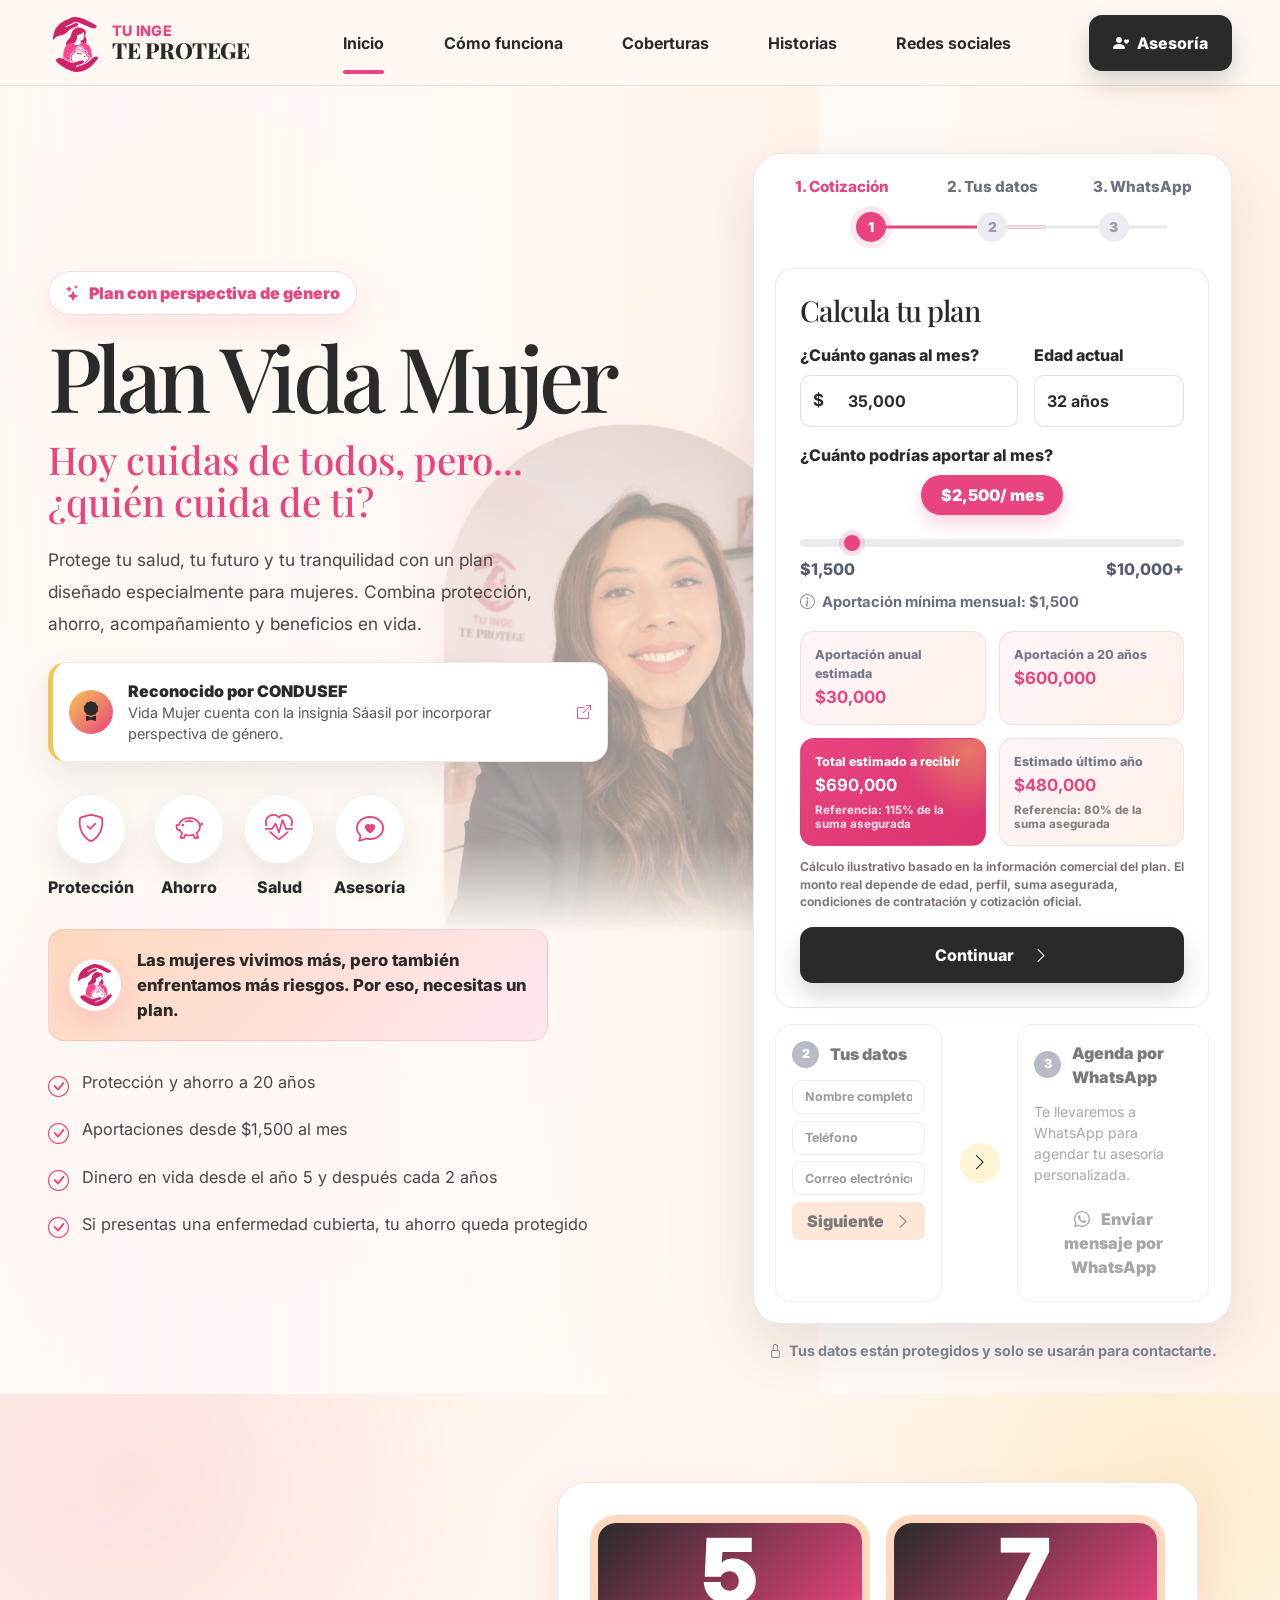
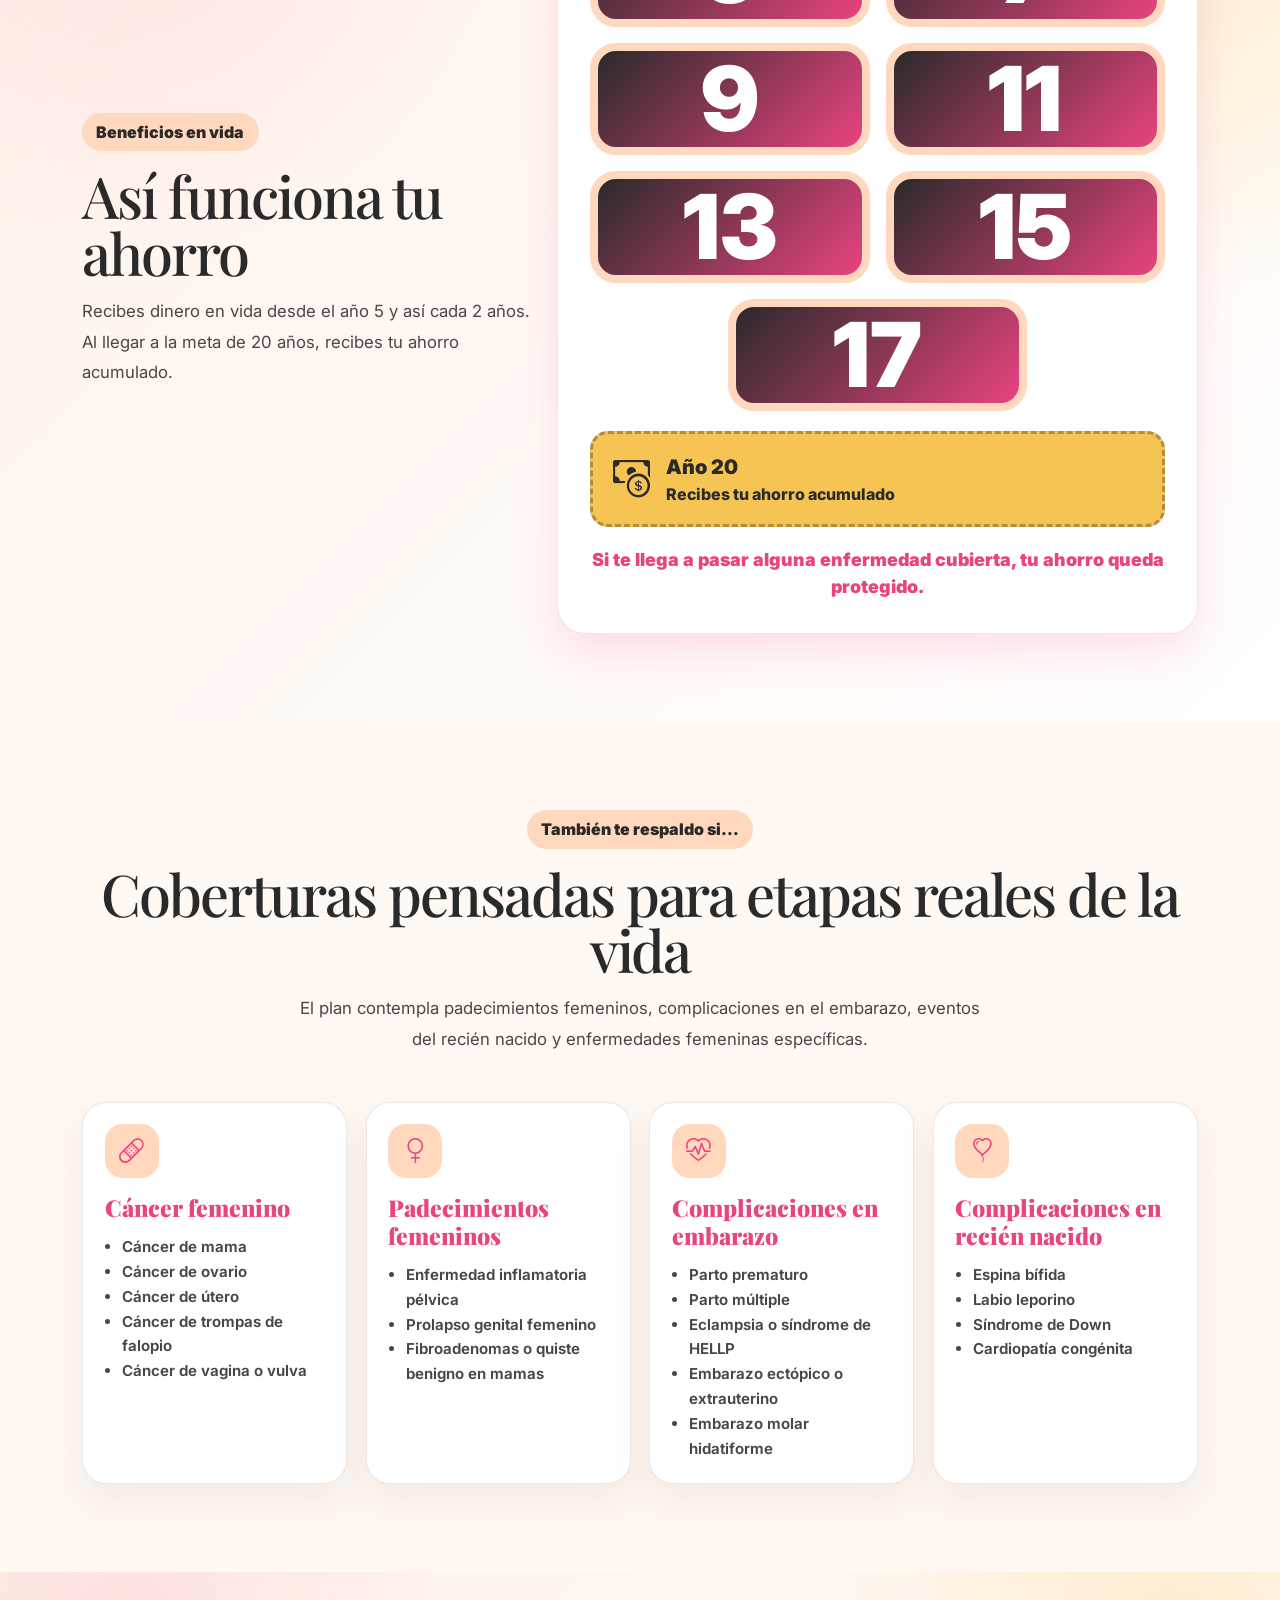
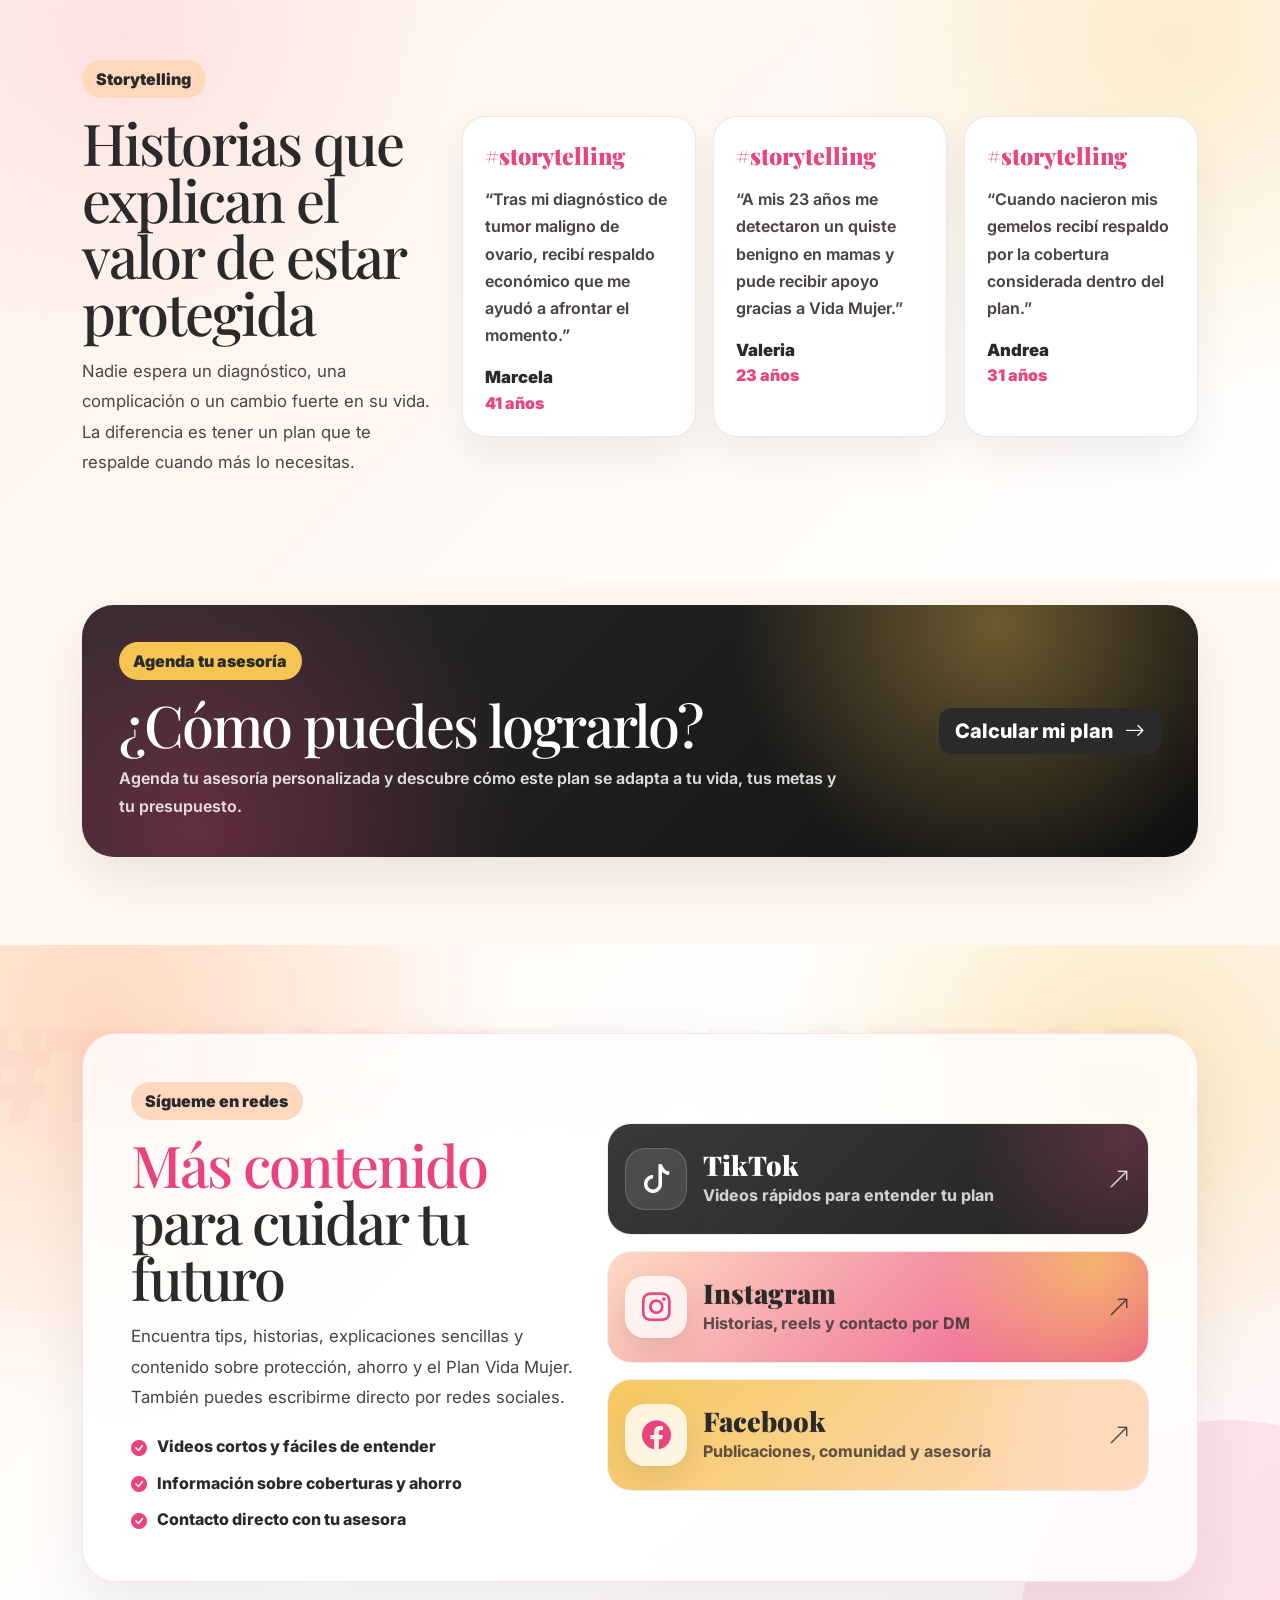
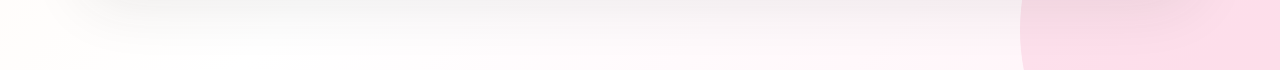
<file: index.html>
<!doctype html>
<html lang="es">

<head>
  <meta charset="utf-8" />
  <meta name="viewport" content="width=device-width, initial-scale=1" />
  <title>Tu Inge Te Protege | Vida Mujer</title>

  <!-- Bootstrap -->
  <link href="https://cdn.jsdelivr.net/npm/bootstrap@5.3.3/dist/css/bootstrap.min.css" rel="stylesheet">
  <link href="https://cdn.jsdelivr.net/npm/bootstrap-icons@1.11.3/font/bootstrap-icons.css" rel="stylesheet">

  <!-- Google Fonts -->
  <link rel="preconnect" href="https://fonts.googleapis.com">
  <link rel="preconnect" href="https://fonts.gstatic.com" crossorigin>
  <link
    href="https://fonts.googleapis.com/css2?family=Inter:wght@400;500;600;700;800;900&family=Playfair+Display:wght@700;800;900&display=swap"
    rel="stylesheet">

  <!-- CSS propio -->
  <link rel="stylesheet" href="styles.css">
</head>

<body>
  <nav class="navbar navbar-expand-lg sticky-top">
    <div class="container-fluid px-3 px-md-5">
      <a class="navbar-brand" href="#inicio" aria-label="Tu Inge Te Protege">
        <span class="brand-mark">
          <img src="sources/images/logo.svg" alt="Logo Tu Inge Te Protege" class="brand-logo">
        </span>

        <span>
          <span class="brand-medium">Tu inge</span>
          <span class="brand-title">TE PROTEGE</span>
        </span>
      </a>

      <button class="navbar-toggler border-0" type="button" data-bs-toggle="collapse" data-bs-target="#mainNav"
        aria-label="Abrir menú">
        <span class="navbar-toggler-icon"></span>
      </button>

      <div class="collapse navbar-collapse" id="mainNav">
        <ul class="navbar-nav mx-auto mb-3 mb-lg-0 gap-lg-4">
          <li class="nav-item"><a class="nav-link active" href="#inicio">Inicio</a></li>
          <li class="nav-item"><a class="nav-link" href="#beneficios-detalle">Cómo funciona</a></li>
          <li class="nav-item"><a class="nav-link" href="#coberturas">Coberturas</a></li>
          <li class="nav-item"><a class="nav-link" href="#historias">Historias</a></li>
          <li class="nav-item"><a class="nav-link" href="#redes-sociales">Redes sociales</a></li>
        </ul>

        <a class="btn btn-navy px-4 py-3" href="#cotizador">
          <i class="bi bi-person-heart me-2"></i>Asesoría
        </a>
      </div>
    </div>
  </nav>

  <main id="inicio" class="hero">
    <div class="container-fluid px-3 px-md-5">
      <div class="row align-items-center g-4">
        <section class="col-lg-6 col-xl-6">
          <div class="eyebrow">
            <i class="bi bi-stars"></i>
            Plan con perspectiva de género
          </div>

          <h1 class="hero-title">Plan Vida Mujer</h1>

          <h2 class="hero-subtitle">
            Hoy cuidas de todos, pero... ¿quién cuida de ti?
          </h2>

          <p class="hero-copy">
            Protege tu salud, tu futuro y tu tranquilidad con un plan diseñado especialmente para mujeres.
            Combina protección, ahorro, acompañamiento y beneficios en vida.
          </p>

          <div class="condusef-strip">
            <div class="condusef-icon">
              <i class="bi bi-award-fill"></i>
            </div>

            <div>
              <strong>Reconocido por CONDUSEF</strong>
              <span>
                Vida Mujer cuenta con la insignia Sáasil por incorporar perspectiva de género.
              </span>
            </div>

            <a href="https://www.condusef.gob.mx/?p=contenido&idc=2778&idcat=1" target="_blank"
              rel="noopener noreferrer">
              <i class="bi bi-box-arrow-up-right"></i>
            </a>
          </div>

          <div id="beneficios" class="benefit-icons">
            <div class="benefit-item">
              <div class="benefit-bubble"><i class="bi bi-shield-check"></i></div>
              Protección
            </div>

            <div class="benefit-item">
              <div class="benefit-bubble"><i class="bi bi-piggy-bank"></i></div>
              Ahorro
            </div>

            <div class="benefit-item">
              <div class="benefit-bubble"><i class="bi bi-heart-pulse"></i></div>
              Salud
            </div>

            <div class="benefit-item">
              <div class="benefit-bubble"><i class="bi bi-chat-heart"></i></div>
              Asesoría
            </div>
          </div>

          <div class="callout">
            <span class="callout-logo">
              <img src="sources/images/logo.svg" alt="Logo Tu Inge Te Protege">
            </span>

            <span>
              Las mujeres vivimos más, pero también enfrentamos más riesgos.
              Por eso, necesitas un plan.
            </span>
          </div>

          <div id="producto" class="check-list">
            <span><i class="bi bi-check-circle"></i>Protección y ahorro a 20 años</span>
            <span><i class="bi bi-check-circle"></i>Aportaciones desde $1,500 al mes</span>
            <span><i class="bi bi-check-circle"></i>Dinero en vida desde el año 5 y después cada 2 años</span>
            <span><i class="bi bi-check-circle"></i>Si presentas una enfermedad cubierta, tu ahorro queda
              protegido</span>
          </div>
        </section>

        <div class="hero-person" aria-hidden="true">
          <img src="sources/images/asesora-hero.png" alt="Asesora Vida Mujer" class="hero-person-img">
        </div>

        <section class="col-lg-6 col-xl-5 offset-xl-1" id="cotizador">
          <div class="quote-shell">
            <div id="como-funciona" class="steps-head text-center">
              <div class="step-title active">1. Cotización</div>
              <div class="step-title">2. Tus datos</div>
              <div class="step-title">3. WhatsApp</div>
            </div>

            <div class="progress-steps">
              <div class="step-dot active">1</div>
              <div class="step-dot">2</div>
              <div class="step-dot">3</div>
            </div>

            <div class="calculator-card">
              <h3 class="section-title">Calcula tu plan</h3>

              <div class="row g-3 mb-3">
                <div class="col-md-7">
                  <label class="form-label" for="income">¿Cuánto ganas al mes?</label>

                  <div class="input-group">
                    <span class="input-group-text">$</span>
                    <input id="income" type="text" class="form-control" value="35,000" inputmode="numeric">
                  </div>
                </div>

                <div class="col-md-5">
                  <label class="form-label" for="age">Edad actual</label>
                  <input id="age" type="text" class="form-control" value="32 años">
                </div>
              </div>

              <label class="form-label d-block" for="contribution">
                ¿Cuánto podrías aportar al mes?
              </label>

              <div class="text-center">
                <span class="amount-pill">
                  <span id="amountText">$2,500</span> / mes
                </span>
              </div>

              <div class="range-wrap">
                <input id="contribution" class="form-range" type="range" min="1500" max="10000" step="100" value="2500">

                <div class="range-labels">
                  <span>$1,500</span>
                  <span>$10,000+</span>
                </div>

                <div class="mini-note">
                  <i class="bi bi-info-circle me-1"></i>
                  Aportación mínima mensual: $1,500
                </div>
              </div>

              <div class="estimate-box estimate-box-large">
  <div>
    <span>Aportación anual estimada</span>
    <strong id="annualAmount">$30,000</strong>
  </div>

  <div>
    <span>Aportación a 20 años</span>
    <strong id="totalAmount">$600,000</strong>
  </div>

  <div class="estimate-highlight">
    <span>Total estimado a recibir</span>
    <strong id="expectedAmount">$690,000</strong>
    <small>Referencia: 115% de la suma asegurada</small>
  </div>

  <div>
    <span>Estimado último año</span>
    <strong id="finalYearAmount">$480,000</strong>
    <small>Referencia: 80% de la suma asegurada</small>
  </div>
</div>

<p class="estimate-disclaimer">
  Cálculo ilustrativo basado en la información comercial del plan. El monto real depende de edad,
  perfil, suma asegurada, condiciones de contratación y cotización oficial.
</p>

              <button id="continueBtn" class="btn btn-navy w-100 py-3 mt-3">
                Continuar <i class="bi bi-chevron-right ms-3"></i>
              </button>
            </div>

            <div class="wizard-panels">
              <div class="mini-panel disabled" id="dataPanel">
                <div class="panel-head">
                  <span class="small-dot">2</span>Tus datos
                </div>

                <input id="name" class="form-control" placeholder="Nombre completo">
                <input id="phone" class="form-control" placeholder="Teléfono" inputmode="tel">
                <input id="email" class="form-control" placeholder="Correo electrónico" inputmode="email">

                <button id="nextBtn" class="btn btn-muted w-100">
                  Siguiente <i class="bi bi-chevron-right ms-2"></i>
                </button>
              </div>

              <div class="next-orb">
                <i class="bi bi-chevron-right"></i>
              </div>

              <div class="mini-panel disabled" id="contacto">
                <div class="panel-head">
                  <span class="small-dot">3</span>Agenda por WhatsApp
                </div>

                <p class="text-secondary small mb-3">
                  Te llevaremos a WhatsApp para agendar tu asesoría personalizada.
                </p>

                <button id="whatsBtn" class="btn btn-whatsapp w-100" disabled>
                  <i class="bi bi-whatsapp me-2"></i>
                  Enviar mensaje por WhatsApp
                </button>
              </div>
            </div>
          </div>

          <div class="secure-note">
            <i class="bi bi-lock me-1"></i>
            Tus datos están protegidos y solo se usarán para contactarte.
          </div>
        </section>
      </div>
    </div>
  </main>

  <section class="section section-soft" id="beneficios-detalle">
    <div class="container">
      <div class="row align-items-center g-4">
        <div class="col-lg-5">
          <span class="section-kicker">Beneficios en vida</span>
          <h2 class="section-heading">Así funciona tu ahorro</h2>
          <p class="section-copy">
            Recibes dinero en vida desde el año 5 y así cada 2 años.
            Al llegar a la meta de 20 años, recibes tu ahorro acumulado.
          </p>
        </div>

        <div class="col-lg-7">
          <div class="timeline-card">
            <div class="timeline-grid">
              <div class="timeline-year">5</div>
              <div class="timeline-year">7</div>
              <div class="timeline-year">9</div>
              <div class="timeline-year">11</div>
              <div class="timeline-year">13</div>
              <div class="timeline-year">15</div>
              <div class="timeline-year timeline-year-final">17</div>
            </div>

            <div class="final-year">
              <i class="bi bi-cash-coin"></i>
              <div>
                <strong>Año 20</strong>
                <span>Recibes tu ahorro acumulado</span>
              </div>
            </div>

            <p class="timeline-note">
              Si te llega a pasar alguna enfermedad cubierta, tu ahorro queda protegido.
            </p>
          </div>
        </div>
      </div>
    </div>
  </section>

  <section class="section" id="coberturas">
    <div class="container">
      <div class="text-center mb-5">
        <span class="section-kicker">También te respaldo si...</span>
        <h2 class="section-heading">Coberturas pensadas para etapas reales de la vida</h2>
        <p class="section-copy mx-auto">
          El plan contempla padecimientos femeninos, complicaciones en el embarazo,
          eventos del recién nacido y enfermedades femeninas específicas.
        </p>
      </div>

      <div class="coverage-grid">
        <article class="coverage-card">
          <div class="coverage-icon"><i class="bi bi-bandaid"></i></div>
          <h3>Cáncer femenino</h3>
          <ul>
            <li>Cáncer de mama</li>
            <li>Cáncer de ovario</li>
            <li>Cáncer de útero</li>
            <li>Cáncer de trompas de falopio</li>
            <li>Cáncer de vagina o vulva</li>
          </ul>
        </article>

        <article class="coverage-card">
          <div class="coverage-icon"><i class="bi bi-gender-female"></i></div>
          <h3>Padecimientos femeninos</h3>
          <ul>
            <li>Enfermedad inflamatoria pélvica</li>
            <li>Prolapso genital femenino</li>
            <li>Fibroadenomas o quiste benigno en mamas</li>
          </ul>
        </article>

        <article class="coverage-card">
          <div class="coverage-icon"><i class="bi bi-heart-pulse"></i></div>
          <h3>Complicaciones en embarazo</h3>
          <ul>
            <li>Parto prematuro</li>
            <li>Parto múltiple</li>
            <li>Eclampsia o síndrome de HELLP</li>
            <li>Embarazo ectópico o extrauterino</li>
            <li>Embarazo molar hidatiforme</li>
          </ul>
        </article>

        <article class="coverage-card">
          <div class="coverage-icon"><i class="bi bi-balloon-heart"></i></div>
          <h3>Complicaciones en recién nacido</h3>
          <ul>
            <li>Espina bífida</li>
            <li>Labio leporino</li>
            <li>Síndrome de Down</li>
            <li>Cardiopatía congénita</li>
          </ul>
        </article>
      </div>
    </div>
  </section>

  <section class="section section-soft" id="historias">
    <div class="container">
      <div class="row g-4 align-items-center">
        <div class="col-lg-4">
          <span class="section-kicker">Storytelling</span>
          <h2 class="section-heading">Historias que explican el valor de estar protegida</h2>
          <p class="section-copy">
            Nadie espera un diagnóstico, una complicación o un cambio fuerte en su vida.
            La diferencia es tener un plan que te respalde cuando más lo necesitas.
          </p>
        </div>

        <div class="col-lg-8">
          <div class="story-grid">
            <article class="story-card">
              <p>
                “Tras mi diagnóstico de tumor maligno de ovario, recibí respaldo económico
                que me ayudó a afrontar el momento.”
              </p>
              <strong>Marcela</strong>
              <span>41 años</span>
            </article>

            <article class="story-card">
              <p>
                “A mis 23 años me detectaron un quiste benigno en mamas y pude recibir apoyo
                gracias a Vida Mujer.”
              </p>
              <strong>Valeria</strong>
              <span>23 años</span>
            </article>

            <article class="story-card">
              <p>
                “Cuando nacieron mis gemelos recibí respaldo por la cobertura considerada
                dentro del plan.”
              </p>
              <strong>Andrea</strong>
              <span>31 años</span>
            </article>
          </div>
        </div>
      </div>
    </div>
  </section>

  <section class="section cta-section">
    <div class="container">
      <div class="cta-card">
        <div>
          <span class="section-kicker">Agenda tu asesoría</span>
          <h2 class="section-heading">¿Cómo puedes lograrlo?</h2>
          <p>
            Agenda tu asesoría personalizada y descubre cómo este plan se adapta a tu vida,
            tus metas y tu presupuesto.
          </p>
        </div>

        <a class="btn btn-navy btn-lg" href="#cotizador">
          Calcular mi plan <i class="bi bi-arrow-right ms-2"></i>
        </a>
      </div>
    </div>
  </section>

  <section class="section social-section" id="redes-sociales">
    <div class="container">
      <div class="social-wrapper">
        <div class="social-content">
          <span class="section-kicker social-kicker">Sígueme en redes</span>

          <h2 class="section-heading social-heading">
            Más contenido para cuidar tu futuro
          </h2>

          <p class="section-copy social-copy">
            Encuentra tips, historias, explicaciones sencillas y contenido sobre protección,
            ahorro y el Plan Vida Mujer. También puedes escribirme directo por redes sociales.
          </p>

          <div class="social-mini-list">
            <span><i class="bi bi-check-circle-fill"></i> Videos cortos y fáciles de entender</span>
            <span><i class="bi bi-check-circle-fill"></i> Información sobre coberturas y ahorro</span>
            <span><i class="bi bi-check-circle-fill"></i> Contacto directo con tu asesora</span>
          </div>
        </div>

        <div class="social-cards">
          <a class="social-card social-tiktok"
            href="https://www.tiktok.com/@tuinge.teprotege?_r=1&_d=ehii9a8m6ic381&sec_uid=MS4wLjABAAAA0E1pdGYAO0eQSAYhyTS8nOe3n_myp7FoPx5H2xJVmABphgu803euk_3Cbj00tlfm&share_author_id=7553027711792481298&sharer_language=es&source=h5_m&u_code=emf2c3h7g0g2a2&item_author_type=1&utm_source=whatsapp&tt_from=whatsapp&enable_checksum=1&utm_medium=ios&share_link_id=88ECA030-DECB-46A0-8994-44A90AEB6CC6&user_id=7553027711792481298&sec_user_id=MS4wLjABAAAA0E1pdGYAO0eQSAYhyTS8nOe3n_myp7FoPx5H2xJVmABphgu803euk_3Cbj00tlfm&social_share_type=5&ug_btm=b8727,b0&utm_campaign=client_share&share_app_id=1233"
            target="_blank" rel="noopener noreferrer">
            <div class="social-icon">
              <i class="bi bi-tiktok"></i>
            </div>

            <div>
              <strong>TikTok</strong>
              <span>Videos rápidos para entender tu plan</span>
            </div>

            <i class="bi bi-arrow-up-right social-arrow"></i>
          </a>

          <a class="social-card social-instagram" href="https://www.instagram.com/tuinge.teprotege?utm_source=qr"
            target="_blank" rel="noopener noreferrer">
            <div class="social-icon">
              <i class="bi bi-instagram"></i>
            </div>

            <div>
              <strong>Instagram</strong>
              <span>Historias, reels y contacto por DM</span>
            </div>

            <i class="bi bi-arrow-up-right social-arrow"></i>
          </a>

          <a class="social-card social-facebook" href="https://www.facebook.com/share/18XMGquM7o/?mibextid=wwXIfr"
            target="_blank" rel="noopener noreferrer">
            <div class="social-icon">
              <i class="bi bi-facebook"></i>
            </div>

            <div>
              <strong>Facebook</strong>
              <span>Publicaciones, comunidad y asesoría</span>
            </div>

            <i class="bi bi-arrow-up-right social-arrow"></i>
          </a>
        </div>
      </div>
    </div>
  </section>

  <div id="toast" class="toast-custom alert alert-danger shadow-sm mb-0" role="alert"></div>

  <!-- Bootstrap JS -->
  <script src="https://cdn.jsdelivr.net/npm/bootstrap@5.3.3/dist/js/bootstrap.bundle.min.js"></script>

  <!-- JS propio -->
  <script src="script.js"></script>
</body>

</html>
</file>
<file: styles.css>
:root {
  --navy: #2a2a2a;
  --navy-2: #111111;

  --pink: #e94380;
  --pink-2: #e94380;
  --pink-soft: #ffe5ef;
  --pink-softer: #fff4f8;

  --peach: #ffd8be;
  --peach-soft: #fff2e9;

  --yellow: #f6c453;
  --yellow-soft: #fff4d4;

  --carbon: #2a2a2a;

  --purple: #e94380;
  --orange: #f6c453;
  --teal: #ffd8be;

  --muted: #6c6266;
  --line: rgba(42, 42, 42, .12);
  --bg: #fff8f3;

  --shadow: 0 22px 55px rgba(42, 42, 42, .10);
  --shadow-pink: 0 18px 40px rgba(233, 67, 128, .17);

  --radius-lg: 28px;
  --radius-md: 18px;
}

* {
  box-sizing: border-box;
}

html {
  scroll-behavior: smooth;
}

body {
  font-family: "Inter", system-ui, -apple-system, BlinkMacSystemFont, "Segoe UI", sans-serif;
  color: var(--carbon);
  background:
    radial-gradient(circle at 8% 8%, rgba(255, 216, 190, .55), transparent 28%),
    radial-gradient(circle at 92% 16%, rgba(246, 196, 83, .22), transparent 25%),
    #fff8f3;
  overflow-x: hidden;
}

a {
  text-decoration: none;
}

/* =========================
   NAVBAR
========================= */

.navbar {
  min-height: 86px;
  background: rgba(255, 248, 243, .94);
  backdrop-filter: blur(16px);
  border-bottom: 1px solid rgba(42, 42, 42, .10);
}

.navbar-brand {
  display: flex;
  align-items: center;
  gap: .75rem;
  color: var(--carbon);
  font-weight: 800;
  line-height: 1;
}

.brand-mark {
  width: 52px;
  height: 52px;
  display: grid;
  place-items: center;
}

.brand-logo {
  width: 55px;
  height: 55px;
  object-fit: contain;
  display: block;
}

.brand-medium {
  display: block;
  font-size: .9rem;
  font-weight: 800;
  color: var(--pink);
  letter-spacing: .02em;
  text-transform: uppercase;
  margin-bottom: .08rem;
}

.brand-title {
  display: block;
  font-size: 1.38rem;
  font-family: "Playfair Display", Georgia, serif;
  letter-spacing: -.02em;
  color: var(--carbon);
}

.nav-link {
  position: relative;
  color: var(--carbon) !important;
  font-weight: 700;
  padding-inline: 1.1rem !important;
}

.nav-link.active::after,
.nav-link:hover::after {
  content: "";
  position: absolute;
  left: 1.1rem;
  right: 1.1rem;
  bottom: -.7rem;
  height: 4px;
  border-radius: 999px;
  background: var(--pink);
}

/* =========================
   BOTONES
========================= */

.btn-navy {
  background: var(--carbon);
  color: #fff;
  border: 0;
  border-radius: 13px;
  font-weight: 800;
  box-shadow: 0 12px 24px rgba(42, 42, 42, .18);
}

.btn-navy:hover {
  background: #111;
  color: #fff;
  transform: translateY(-1px);
}

.btn-whatsapp {
  background: var(--pink);
  color: #fff;
  border: 0;
  border-radius: 10px;
  font-weight: 900;
  min-height: 54px;
}

.btn-whatsapp:hover {
  background: #d83270;
  color: #fff;
}

.btn-muted {
  height: 38px;
  border-radius: 8px;
  background: var(--peach);
  color: var(--carbon);
  font-weight: 900;
  border: 0;
}

.btn-muted:hover {
  background: #ffcba9;
  color: var(--carbon);
}

/* =========================
   HERO
========================= */

.hero {
  position: relative;
  min-height: calc(100vh - 86px);
  padding: 4.2rem 0 2rem;
  isolation: isolate;
  overflow: hidden;
}

.hero::before {
  content: "";
  position: absolute;
  inset: 0 auto 0 0;
  width: 64%;
  z-index: -2;
  background:
    linear-gradient(90deg, rgba(255, 248, 243, .96) 0%, rgba(255, 248, 243, .82) 58%, rgba(255, 216, 190, .25) 100%),
    radial-gradient(circle at 20% 80%, rgba(233, 67, 128, .12), transparent 28%),
    radial-gradient(circle at 10% 20%, rgba(246, 196, 83, .16), transparent 26%),
    linear-gradient(135deg, #fff8f3 0%, #fff 100%);
}

.hero::after {
  content: "";
  position: absolute;
  inset: 0;
  z-index: -3;
  background: linear-gradient(90deg, #fff8f3 0%, #fff 42%, #fff2e9 100%);
}

.hero .container-fluid,
.hero .row,
.hero section,
#cotizador,
.quote-shell,
.secure-note {
  position: relative;
  z-index: 2;
}

.eyebrow {
  display: inline-flex;
  align-items: center;
  gap: .5rem;
  background: #fff;
  color: var(--pink);
  font-weight: 900;
  border: 1px solid rgba(233, 67, 128, .18);
  box-shadow: 0 12px 28px rgba(233, 67, 128, .10);
  border-radius: 999px;
  padding: .55rem 1rem;
  margin-bottom: 1.1rem;
}

.hero-title {
  font-family: "Playfair Display", Georgia, serif;
  font-size: clamp(3.2rem, 7vw, 6.4rem);
  line-height: .95;
  letter-spacing: -.055em;
  margin-bottom: 1.25rem;
  color: var(--carbon);
}

.hero-subtitle {
  font-family: "Playfair Display", Georgia, serif;
  color: var(--pink);
  font-size: clamp(1.75rem, 3vw, 2.55rem);
  line-height: 1.1;
  margin-bottom: 1.35rem;
}

.hero-copy {
  color: #4b4547;
  font-size: 1.08rem;
  line-height: 1.85;
  max-width: 520px;
}

/* Imagen de asesora como fondo translúcido */
.hero-person {
  position: absolute;
  top: 250px;
  left: 38%;
  transform: translateX(-18%);
  width: min(33vw, 460px);
  min-width: 280px;
  z-index: 0;
  pointer-events: none;
  opacity: .4;
}

.hero-person::before {
  content: "";
  position: absolute;
  inset: 6% 4% 8% 4%;
  border-radius: 40px;
  background:
    radial-gradient(circle at 50% 35%, rgba(255, 216, 190, .85), rgba(233, 67, 128, .12) 60%, transparent 78%);
  filter: blur(24px);
  z-index: -1;
}

.hero-person-img {
  width: 100%;
  height: auto;
  display: block;
  object-fit: contain;
  filter: saturate(.9) contrast(.96);
  mask-image: linear-gradient(180deg, #000 0%, #000 82%, transparent 100%);
  -webkit-mask-image: linear-gradient(180deg, #000 0%, #000 82%, transparent 100%);
}

/* =========================
   CONDUSEF
========================= */

.condusef-strip {
  display: grid;
  grid-template-columns: auto 1fr auto;
  align-items: center;
  gap: .95rem;
  max-width: 560px;
  background: #fff;
  border: 1px solid rgba(42, 42, 42, .10);
  border-left: 5px solid var(--yellow);
  border-radius: 18px;
  padding: 1rem;
  margin: 1.4rem 0 1.8rem;
  box-shadow: 0 14px 34px rgba(42, 42, 42, .08);
}

.condusef-icon {
  width: 44px;
  height: 44px;
  display: grid;
  place-items: center;
  border-radius: 50%;
  background: linear-gradient(135deg, var(--yellow), var(--pink));
  color: var(--carbon);
  font-size: 1.25rem;
}

.condusef-strip strong,
.condusef-strip span {
  display: block;
}

.condusef-strip strong {
  color: var(--carbon);
  font-weight: 900;
}

.condusef-strip span {
  color: #5d5558;
  font-size: .9rem;
  line-height: 1.45;
}

.condusef-strip a {
  color: var(--pink);
  font-weight: 900;
  white-space: nowrap;
  font-size: .88rem;
}

/* =========================
   BENEFICIOS PRINCIPALES
========================= */

.benefit-icons {
  display: flex;
  gap: 1.25rem;
  flex-wrap: wrap;
  margin: 2rem 0 1.9rem;
}

.benefit-item {
  text-align: center;
  font-weight: 800;
  color: var(--carbon);
}

.benefit-bubble {
  width: 70px;
  height: 70px;
  display: grid;
  place-items: center;
  border-radius: 50%;
  background: #fff;
  color: var(--pink);
  margin: 0 auto .7rem;
  box-shadow: 0 13px 32px rgba(42, 42, 42, .09);
  border: 1px solid rgba(42, 42, 42, .06);
}

.benefit-bubble i {
  font-size: 1.75rem;
}

.callout {
  display: flex;
  align-items: center;
  gap: 1rem;
  max-width: 500px;
  background: linear-gradient(135deg, var(--peach), #ffe7f0);
  border: 1px solid rgba(233, 67, 128, .16);
  border-radius: 16px;
  padding: 1.1rem 1.25rem;
  font-size: 1.04rem;
  font-weight: 800;
  color: var(--carbon);
  margin-bottom: 1.8rem;
}

.callout-logo {
  width: 52px;
  height: 52px;
  display: grid;
  place-items: center;
  border-radius: 50%;
  background: #fff;
  flex: 0 0 auto;
  box-shadow: 0 10px 25px rgba(233, 67, 128, .14);
}

.callout-logo img {
  width: 42px;
  height: 42px;
  object-fit: contain;
}

.check-list {
  display: grid;
  gap: .95rem;
  color: #4b4547;
  font-size: 1.02rem;
}

.check-list span {
  display: flex;
  align-items: flex-start;
  gap: .8rem;
}

.check-list i {
  color: var(--pink);
  font-size: 1.3rem;
  margin-top: .05rem;
}

/* =========================
   COTIZADOR
========================= */

.quote-shell {
  background: #fff;
  border: 1px solid rgba(42, 42, 42, .10);
  border-radius: var(--radius-lg);
  box-shadow: var(--shadow);
  padding: 1.35rem;
}

.steps-head {
  display: grid;
  grid-template-columns: repeat(3, 1fr);
  gap: 1rem;
  margin-bottom: 1.2rem;
  color: #6d7280;
  font-weight: 800;
  font-size: .95rem;
}

.step-title.active {
  color: var(--pink);
}

.progress-steps {
  display: grid;
  grid-template-columns: 1fr 1fr 1fr;
  align-items: center;
  margin: -.35rem 2.2rem 1.6rem;
}

.step-dot {
  width: 30px;
  height: 30px;
  border-radius: 50%;
  background: #ececf3;
  color: #9aa0ad;
  display: grid;
  place-items: center;
  font-weight: 900;
  font-size: .86rem;
  position: relative;
  justify-self: center;
}

.step-dot.active {
  background: var(--pink);
  color: #fff;
  box-shadow: 0 0 0 6px rgba(233, 67, 128, .12);
}

.step-dot:not(:last-child)::after {
  content: "";
  position: absolute;
  left: 100%;
  top: 50%;
  width: calc(100vw / 7.5);
  max-width: 160px;
  height: 3px;
  transform: translateY(-50%);
  background: #e7e7ee;
  z-index: -1;
}

.step-dot.active::after {
  background: var(--pink);
}

.calculator-card {
  border: 1px solid rgba(42, 42, 42, .10);
  border-radius: 18px;
  padding: 1.5rem;
  background: #fff;
}

.section-title,
.section-heading {
  font-family: "Playfair Display", Georgia, serif;
  color: var(--carbon);
  letter-spacing: -.035em;
}

.section-title {
  font-size: 1.8rem;
  margin-bottom: 1rem;
}

.form-label {
  color: var(--carbon);
  font-weight: 800;
  margin-bottom: .45rem;
}

.input-group-text,
.form-control {
  height: 52px;
  border-color: rgba(42, 42, 42, .14);
  font-weight: 700;
  color: var(--carbon);
  background: #fff;
}

.input-group-text {
  border-radius: 10px 0 0 10px;
  color: var(--carbon);
  font-size: 1.05rem;
}

.form-control {
  border-radius: 10px;
}

.input-group .form-control {
  border-left: 0;
  border-radius: 0 10px 10px 0;
}

.amount-pill {
  display: inline-flex;
  align-items: center;
  justify-content: center;
  min-width: 142px;
  border-radius: 999px;
  padding: .48rem 1rem;
  background: var(--pink);
  color: #fff;
  font-weight: 900;
  box-shadow: 0 8px 18px rgba(233, 67, 128, .24);
  margin: .1rem auto .7rem;
}

.range-wrap {
  padding: .3rem 0 .15rem;
}

.form-range::-webkit-slider-thumb {
  background: var(--pink);
  box-shadow: 0 0 0 5px rgba(233, 67, 128, .16);
}

.form-range::-moz-range-thumb {
  background: var(--pink);
  box-shadow: 0 0 0 5px rgba(233, 67, 128, .16);
}

.range-labels {
  display: flex;
  justify-content: space-between;
  color: #555d70;
  font-weight: 800;
  margin-top: -.25rem;
}

.mini-note {
  color: #686f80;
  font-weight: 700;
  margin-top: .65rem;
  font-size: .92rem;
}

.mini-note i {
  color: #808798;
}

.estimate-box {
  display: grid;
  grid-template-columns: 1fr 1fr;
  gap: .85rem;
  margin-top: 1rem;
}

.estimate-box div {
  background: linear-gradient(135deg, #fff4f8, #fff2e9);
  border: 1px solid rgba(233, 67, 128, .13);
  border-radius: 14px;
  padding: .85rem;
}

.estimate-box span {
  display: block;
  color: #73798a;
  font-size: .78rem;
  font-weight: 800;
}

.estimate-box strong {
  display: block;
  color: var(--pink);
  font-size: 1.05rem;
  margin-top: .1rem;
}

/* =========================
   FORMULARIO Y WHATSAPP
========================= */

.wizard-panels {
  display: grid;
  grid-template-columns: 1fr auto 1.15fr;
  gap: 1.1rem;
  margin-top: 1rem;
  align-items: stretch;
}

.mini-panel {
  border: 1px solid rgba(42, 42, 42, .10);
  border-radius: 16px;
  background: #fff;
  padding: 1rem;
  min-height: 176px;
  transition: .25s ease;
}

.mini-panel.disabled {
  opacity: .62;
}

.panel-head {
  display: flex;
  align-items: center;
  gap: .65rem;
  font-weight: 900;
  margin-bottom: .75rem;
}

.small-dot {
  width: 27px;
  height: 27px;
  border-radius: 50%;
  display: grid;
  place-items: center;
  color: #fff;
  background: #8d93a4;
  font-size: .78rem;
  flex: 0 0 auto;
}

.mini-panel:not(.disabled) .small-dot {
  background: var(--pink);
}

.mini-panel .form-control {
  height: 34px;
  font-size: .78rem;
  font-weight: 700;
  margin-bottom: .42rem;
  background: #fff;
}

.next-orb {
  width: 40px;
  height: 40px;
  border-radius: 50%;
  align-self: center;
  display: grid;
  place-items: center;
  background: var(--yellow-soft);
  color: var(--carbon);
  font-size: 1.1rem;
}

.secure-note {
  color: #7c8290;
  font-weight: 700;
  font-size: .9rem;
  text-align: center;
  margin-top: 1rem;
}

/* =========================
   SECCIONES GENERALES
========================= */

.section {
  padding: 5.5rem 0;
}

.section-soft {
  background:
    radial-gradient(circle at 10% 10%, rgba(233, 67, 128, .10), transparent 26%),
    radial-gradient(circle at 92% 12%, rgba(246, 196, 83, .26), transparent 28%),
    linear-gradient(135deg, #fff2e9 0%, #fff 100%);
}

.section-kicker {
  display: inline-flex;
  color: var(--carbon);
  background: var(--peach);
  border-radius: 999px;
  padding: .45rem .9rem;
  font-weight: 900;
  margin-bottom: 1rem;
}

.section-heading {
  font-size: clamp(2.2rem, 4.5vw, 4.5rem);
  line-height: .98;
  margin-bottom: 1rem;
}

.section-copy {
  color: #4b4547;
  line-height: 1.8;
  max-width: 680px;
  font-size: 1.05rem;
}

/* =========================
   TIMELINE AHORRO
========================= */

.timeline-card {
  background: #fff;
  border-radius: 28px;
  padding: 2rem;
  box-shadow: 0 18px 40px rgba(233, 67, 128, .15);
  border: 1px solid rgba(42, 42, 42, .10);
}

.timeline-grid {
  display: grid;
  grid-template-columns: repeat(2, 1fr);
  gap: 1rem;
}

.timeline-year {
  min-height: 112px;
  border-radius: 26px;
  background: linear-gradient(135deg, var(--carbon), var(--pink));
  color: #fff;
  display: grid;
  place-items: center;
  font-size: clamp(3rem, 7vw, 5.6rem);
  font-weight: 900;
  line-height: 1;
  border: 8px solid var(--peach);
}

.timeline-year-final {
  grid-column: 1 / -1;
  justify-self: center;
  width: 52%;
}

.final-year {
  display: flex;
  align-items: center;
  gap: 1rem;
  background: var(--yellow);
  color: var(--carbon);
  border-radius: 18px;
  padding: 1.1rem 1.25rem;
  margin: 1.25rem 0;
  border: 3px dashed rgba(42, 42, 42, .35);
}

.final-year i {
  font-size: 2.3rem;
}

.final-year strong,
.final-year span {
  display: block;
}

.final-year strong {
  font-size: 1.25rem;
  font-weight: 900;
}

.final-year span {
  font-weight: 800;
}

.timeline-note {
  text-align: center;
  color: var(--pink);
  font-weight: 900;
  font-size: 1.12rem;
  margin: 0;
}

/* =========================
   COBERTURAS
========================= */

.coverage-grid {
  display: grid;
  grid-template-columns: repeat(4, 1fr);
  gap: 1.15rem;
}

.coverage-card {
  background: #fff;
  border: 1px solid rgba(42, 42, 42, .10);
  border-radius: 24px;
  padding: 1.35rem;
  box-shadow: 0 18px 40px rgba(42, 42, 42, .07);
}

.coverage-icon {
  width: 54px;
  height: 54px;
  display: grid;
  place-items: center;
  border-radius: 18px;
  background: var(--peach);
  color: var(--pink);
  font-size: 1.55rem;
  margin-bottom: 1rem;
}

.coverage-card h3 {
  font-family: "Playfair Display", Georgia, serif;
  color: var(--pink);
  font-size: 1.45rem;
  font-weight: 900;
  margin-bottom: .8rem;
}

.coverage-card ul {
  margin: 0;
  padding-left: 1.1rem;
  color: #4b4547;
  font-weight: 650;
  line-height: 1.65;
  font-size: .94rem;
}

/* =========================
   HISTORIAS
========================= */

.story-grid {
  display: grid;
  grid-template-columns: repeat(3, 1fr);
  gap: 1.1rem;
}

.story-card {
  position: relative;
  background: #fff;
  border-radius: 24px;
  padding: 1.35rem;
  border: 1px solid rgba(42, 42, 42, .10);
  box-shadow: 0 18px 40px rgba(42, 42, 42, .07);
}

.story-card::before {
  content: "#storytelling";
  display: inline-block;
  color: var(--pink);
  font-family: "Playfair Display", Georgia, serif;
  font-size: 1.45rem;
  font-weight: 900;
  margin-bottom: .8rem;
}

.story-card p {
  color: #4b4547;
  line-height: 1.7;
  font-weight: 650;
}

.story-card strong {
  display: block;
  color: var(--carbon);
  font-size: 1.05rem;
  font-weight: 900;
}

.story-card span {
  color: var(--pink);
  font-weight: 900;
}

/* =========================
   CTA
========================= */

.cta-section {
  padding-top: 1.5rem;
}

.cta-card {
  display: flex;
  justify-content: space-between;
  align-items: center;
  gap: 2rem;
  background:
    radial-gradient(circle at 82% 8%, rgba(246, 196, 83, .38), transparent 28%),
    radial-gradient(circle at 10% 90%, rgba(233, 67, 128, .32), transparent 32%),
    linear-gradient(135deg, var(--carbon), #111);
  color: #fff;
  border-radius: 32px;
  padding: 2.3rem;
  box-shadow: var(--shadow);
}

.cta-card .section-heading,
.cta-card p {
  color: #fff;
}

.cta-card .section-heading {
  margin-bottom: .7rem;
}

.cta-card p {
  margin: 0;
  max-width: 720px;
  color: rgba(255, 255, 255, .83);
  line-height: 1.75;
  font-weight: 650;
}

.cta-card .section-kicker {
  background: var(--yellow);
  color: var(--carbon);
}

/* =========================
   REDES SOCIALES
========================= */

.social-section {
  position: relative;
  overflow: hidden;
  background:
    radial-gradient(circle at 8% 10%, rgba(255, 216, 190, .95), transparent 30%),
    radial-gradient(circle at 88% 18%, rgba(246, 196, 83, .38), transparent 28%),
    linear-gradient(135deg, #fff7f2 0%, #fff 48%, #fff3f8 100%);
}

.social-section::before {
  content: "";
  position: absolute;
  width: 420px;
  height: 420px;
  right: -160px;
  bottom: -170px;
  border-radius: 50%;
  background: rgba(233, 67, 128, .12);
  pointer-events: none;
}

.social-section::after {
  content: "#TUINGETEPROTEGE";
  position: absolute;
  left: -2rem;
  top: 2.2rem;
  color: rgba(233, 67, 128, .045);
  font-size: clamp(3.5rem, 10vw, 9rem);
  font-weight: 900;
  letter-spacing: -.06em;
  white-space: nowrap;
  pointer-events: none;
}

.social-wrapper {
  position: relative;
  z-index: 1;
  display: grid;
  grid-template-columns: .9fr 1.1fr;
  gap: 2rem;
  align-items: center;
  background: rgba(255, 255, 255, .80);
  border: 1px solid rgba(233, 67, 128, .14);
  border-radius: 34px;
  padding: clamp(1.4rem, 4vw, 3rem);
  box-shadow: 0 24px 60px rgba(42, 42, 42, .09);
  backdrop-filter: blur(14px);
}

.social-kicker {
  color: var(--carbon);
  background: var(--peach);
}

.social-heading {
  color: var(--carbon);
  max-width: 640px;
}

.social-heading::first-line {
  color: var(--pink);
}

.social-copy {
  color: #444;
}

.social-mini-list {
  display: grid;
  gap: .7rem;
  margin-top: 1.4rem;
  color: var(--carbon);
  font-weight: 800;
}

.social-mini-list span {
  display: flex;
  align-items: flex-start;
  gap: .6rem;
}

.social-mini-list i {
  color: var(--pink);
  margin-top: .08rem;
}

.social-cards {
  display: grid;
  gap: 1rem;
}

.social-card {
  position: relative;
  display: grid;
  grid-template-columns: auto 1fr auto;
  align-items: center;
  gap: 1rem;
  min-height: 112px;
  padding: 1.1rem;
  border-radius: 24px;
  color: var(--carbon);
  border: 1px solid rgba(42, 42, 42, .08);
  overflow: hidden;
  transition: transform .25s ease, box-shadow .25s ease, border-color .25s ease;
}

.social-card::before {
  content: "";
  position: absolute;
  inset: 0;
  opacity: .92;
  z-index: -1;
}

.social-card:hover {
  transform: translateY(-5px);
  box-shadow: 0 20px 45px rgba(42, 42, 42, .13);
  border-color: rgba(233, 67, 128, .30);
  color: var(--carbon);
}

.social-tiktok::before {
  background:
    radial-gradient(circle at 96% 15%, rgba(233, 67, 128, .26), transparent 30%),
    linear-gradient(135deg, var(--carbon), #111);
}

.social-instagram::before {
  background:
    radial-gradient(circle at 90% 10%, rgba(246, 196, 83, .75), transparent 32%),
    linear-gradient(135deg, var(--peach) 0%, var(--pink) 100%);
}

.social-facebook::before {
  background:
    radial-gradient(circle at 90% 10%, rgba(255, 216, 190, .70), transparent 30%),
    linear-gradient(135deg, var(--yellow) 0%, var(--peach) 100%);
}

.social-tiktok,
.social-tiktok strong,
.social-tiktok span,
.social-tiktok .social-arrow {
  color: #fff;
}

.social-icon {
  width: 62px;
  height: 62px;
  display: grid;
  place-items: center;
  border-radius: 20px;
  background: rgba(255, 255, 255, .78);
  color: var(--pink);
  font-size: 1.8rem;
  box-shadow: 0 12px 30px rgba(42, 42, 42, .10);
}

.social-tiktok .social-icon {
  background: rgba(255, 255, 255, .10);
  color: #fff;
  border: 1px solid rgba(255, 255, 255, .18);
}

.social-card strong {
  display: block;
  font-family: "Playfair Display", Georgia, serif;
  font-size: 1.7rem;
  line-height: 1;
  font-weight: 900;
}

.social-card span {
  display: block;
  margin-top: .35rem;
  color: rgba(42, 42, 42, .72);
  font-weight: 750;
  line-height: 1.4;
}

.social-instagram span,
.social-facebook span {
  color: rgba(42, 42, 42, .75);
}

.social-tiktok span {
  color: rgba(255, 255, 255, .78);
}

.social-arrow {
  font-size: 1.4rem;
  opacity: .8;
}

/* =========================
   TOAST
========================= */

.toast-custom {
  position: fixed;
  right: 1rem;
  bottom: 1rem;
  z-index: 9999;
  max-width: 380px;
  display: none;
  border-color: rgba(233, 67, 128, .18);
  background: #fff;
  color: var(--carbon);
}

.toast-custom.show {
  display: block;
}

/* =========================
   RESPONSIVE
========================= */

@media (max-width: 1199.98px) {
  .hero-person {
    top: 130px;
    left: 50%;
    transform: translateX(-12%);
    width: min(34vw, 390px);
    min-width: 240px;
    opacity: .18;
  }

  .hero-title {
    font-size: clamp(3rem, 6vw, 5.2rem);
  }

  .quote-shell {
    margin-top: 1rem;
  }

  .coverage-grid {
    grid-template-columns: repeat(2, 1fr);
  }
}

@media (max-width: 991.98px) {
  .navbar {
    min-height: 76px;
  }

  .nav-link.active::after,
  .nav-link:hover::after {
    display: none;
  }

  .hero {
    padding: 2.5rem 0 2rem;
    min-height: auto;
  }

  .hero::before {
    width: 100%;
  }

  .hero-person {
    position: absolute;
    top: 180px;
    left: 50%;
    transform: translateX(-50%);
    width: min(52vw, 340px);
    min-width: 0;
    opacity: .14;
  }

  .hero-person::before {
    inset: 8% 6% 10% 6%;
    filter: blur(18px);
  }

  .quote-shell {
    position: relative;
    z-index: 2;
  }

  .story-grid {
    grid-template-columns: 1fr;
  }

  .cta-card {
    flex-direction: column;
    align-items: flex-start;
  }

  .social-wrapper {
    grid-template-columns: 1fr;
  }
}

@media (max-width: 767.98px) {
  .brand-title {
    font-size: 1.05rem;
  }

  .brand-medium {
    font-size: .75rem;
  }

  .brand-mark {
    width: 46px;
    height: 46px;
  }

  .brand-logo {
    width: 48px;
    height: 48px;
  }

  .hero-title {
    font-size: clamp(2.75rem, 15vw, 4.5rem);
  }

  .hero-subtitle {
    font-size: 1.75rem;
  }

  .hero-copy {
    font-size: 1rem;
  }

  .hero-person {
    position: absolute;
    top: 230px;
    left: 50%;
    transform: translateX(-50%);
    width: min(68vw, 260px);
    opacity: .10;
  }

  .condusef-strip {
    grid-template-columns: auto 1fr;
  }

  .condusef-strip a {
    grid-column: 1 / -1;
  }

  .benefit-icons {
    gap: .85rem;
    justify-content: space-between;
  }

  .benefit-bubble {
    width: 58px;
    height: 58px;
  }

  .benefit-item {
    flex: 1 1 38%;
    font-size: .9rem;
  }

  .callout {
    font-size: .98rem;
    padding: 1rem;
  }

  .quote-shell {
    padding: .85rem;
  }

  .steps-head {
    font-size: .74rem;
    gap: .4rem;
  }

  .progress-steps {
    margin-inline: .7rem;
  }

  .step-dot:not(:last-child)::after {
    width: calc(100vw / 4.6);
  }

  .calculator-card {
    padding: 1rem;
  }

  .estimate-box {
    grid-template-columns: 1fr;
  }

  .wizard-panels {
    grid-template-columns: 1fr;
  }

  .next-orb {
    transform: rotate(90deg);
    margin: -.2rem auto;
  }

  .section {
    padding: 4rem 0;
  }

  .timeline-grid {
    gap: .75rem;
  }

  .timeline-year {
    min-height: 86px;
    border-width: 6px;
  }

  .timeline-year-final {
    width: 70%;
  }

  .coverage-grid {
    grid-template-columns: 1fr;
  }

  .cta-card {
    padding: 1.5rem;
    border-radius: 24px;
  }

  .social-wrapper {
    border-radius: 26px;
    padding: 1.1rem;
  }

  .social-card {
    grid-template-columns: auto 1fr;
    min-height: auto;
    padding: 1rem;
  }

  .social-arrow {
    display: none;
  }

  .social-icon {
    width: 54px;
    height: 54px;
    border-radius: 17px;
    font-size: 1.55rem;
  }

  .social-card strong {
    font-size: 1.45rem;
  }
}

@media (max-width: 420px) {
  .hero {
    padding-top: 1.8rem;
  }

  .hero-person {
    top: 200px;
    width: min(75vw, 240px);
    opacity: .2;
  }

  .section-title {
    font-size: 1.55rem;
  }

  .input-group-text,
  .form-control {
    height: 48px;
  }

  .timeline-card {
    padding: 1.2rem;
  }

  .final-year {
    align-items: flex-start;
  }
}

.estimate-box-large {
  grid-template-columns: repeat(2, 1fr);
}

.estimate-highlight {
  background:
    radial-gradient(circle at 92% 12%, rgba(246, 196, 83, .45), transparent 34%),
    linear-gradient(135deg, var(--pink), #d83270) !important;
  border-color: rgba(233, 67, 128, .30) !important;
  color: #fff;
}

.estimate-highlight span,
.estimate-highlight strong,
.estimate-highlight small {
  color: #fff;
}

.estimate-box small {
  display: block;
  margin-top: .25rem;
  color: rgba(42, 42, 42, .58);
  font-size: .72rem;
  font-weight: 750;
  line-height: 1.25;
}

.estimate-highlight small {
  color: rgba(255, 255, 255, .82);
}

.estimate-disclaimer {
  margin: .75rem 0 0;
  color: #7a6f73;
  font-size: .76rem;
  line-height: 1.45;
  font-weight: 650;
}

@media (max-width: 767.98px) {
  .estimate-box-large {
    grid-template-columns: 1fr;
  }
}
</file>
